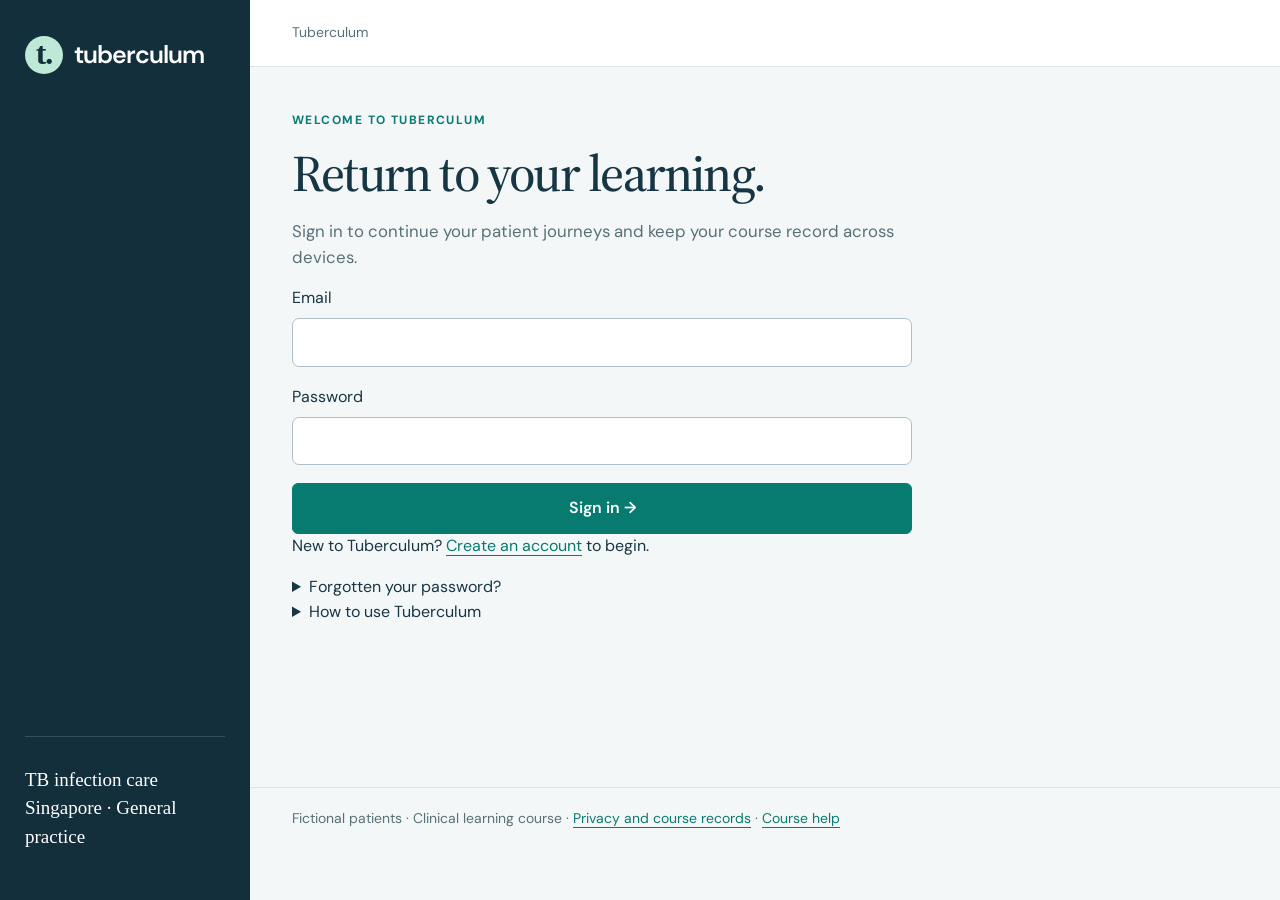
<file: accounts/web/index.html>
<!doctype html><html lang="en"><head><meta charset="utf-8"><meta name="viewport" content="width=device-width,initial-scale=1"><meta name="description" content="Tuberculum: TB infection care in general practice."><title>Tuberculum</title><link rel="stylesheet" href="style.css"><link rel="stylesheet" href="accounts.css"><script defer src="config.js"></script><script defer src="portal.js"></script></head><body><a class="skip" href="#main">Skip to content</a><aside class="rail"><a class="brand" href="#home"><span class="brandmark">t.</span>tuberculum</a><nav id="nav" aria-label="Course navigation"></nav><div class="rail-bottom"><p>TB infection care<br>Singapore · General practice</p></div></aside><div class="shell"><header><span>Tuberculum</span><span id="account-status"></span></header><main id="main" tabindex="-1"><h1>Welcome to Tuberculum</h1><p>Loading your learning space…</p></main><footer>Fictional patients · Clinical learning course · <a href="#privacy">Privacy and course records</a> · <a href="mailto:tuberculum.course@gmail.com">Course help</a></footer></div><dialog id="video"><button class="close" aria-label="Close video">×</button><div id="video-content"></div></dialog></body></html>
</file>
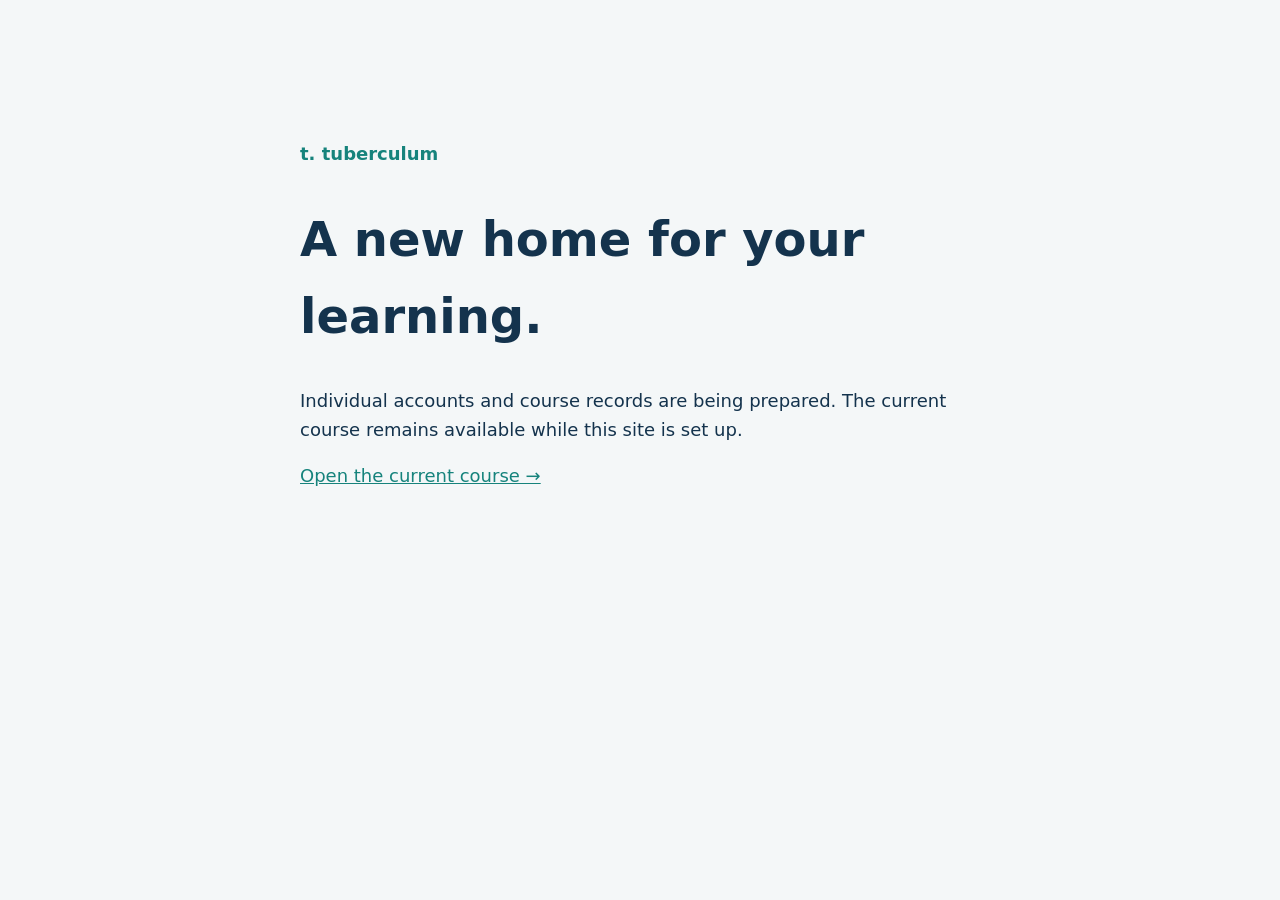
<file: migration/holding/index.html>
<!doctype html><html lang="en"><meta charset="utf-8"><meta name="viewport" content="width=device-width,initial-scale=1"><title>Tuberculum</title><style>body{margin:0;background:#f4f7f8;color:#14334d;font:18px/1.6 system-ui}main{max-width:680px;margin:12vh auto;padding:32px}h1{font-size:48px}a{color:#16837c}.brand{font-weight:700;color:#16837c}</style><main><div class="brand">t. tuberculum</div><h1>A new home for your learning.</h1><p>Individual accounts and course records are being prepared. The current course remains available while this site is set up.</p><a href="https://tayjy89.github.io/tuberculum/">Open the current course →</a></main></html>
</file>
<file: accounts/web/style.css>
@import url('https://fonts.googleapis.com/css2?family=DM+Sans:wght@400;500;600;700&family=Source+Serif+4:wght@400;500;600&display=swap');
:root{--navy:#132f3c;--ink:#173644;--muted:#587078;--teal:#087b70;--mint:#e5f3ed;--line:#dbe5e7;--paper:#f4f7f8;--white:#fff}*{box-sizing:border-box}body{margin:0;background:var(--paper);color:var(--ink);font-family:'DM Sans','Segoe UI',sans-serif;font-size:16px;line-height:1.55}button,input{font:inherit}button,a,input{touch-action:manipulation}button,a{ -webkit-tap-highlight-color:transparent}button{cursor:pointer}a{color:var(--teal);text-underline-offset:4px}button:focus-visible,a:focus-visible,input:focus-visible{outline:3px solid #d48b21;outline-offset:4px}h1,h2,h3,p{margin-top:0}h1,h2{font-family:'Source Serif 4',Georgia,serif;line-height:1.15;font-weight:500}h1{font-size:clamp(2rem,4vw,3.25rem);letter-spacing:-.035em;margin-bottom:15px}h2{font-size:2rem;margin-bottom:15px}h3{font-size:1.1rem;line-height:1.4}p{margin-bottom:16px}.rail{position:fixed;inset:0 auto 0 0;width:250px;background:var(--navy);color:white;padding:36px 25px;display:flex;flex-direction:column}.brand{color:white;font-size:25px;letter-spacing:-1px;text-decoration:none;font-weight:600;display:flex;align-items:center;gap:11px}.brandmark{background:#bde9d6;color:var(--navy);width:38px;height:38px;display:grid;place-items:center;border-radius:50%;font-family:Georgia,serif;font-size:32px;line-height:1;padding-bottom:5px}.rail-label,.small-label,.eyebrow{font-size:.75rem;letter-spacing:.12em;font-weight:700}.rail-label{color:#a4bac2;margin:55px 0 18px}.rail nav{display:grid;gap:8px}.rail nav a{color:#bcd0d6;text-decoration:none;padding:13px 12px;border-radius:6px;display:flex;gap:14px;font-size:1rem}.rail nav a.active{background:#294652;color:white;box-shadow:inset 3px 0 #9cd8bd}.rail nav a:hover{background:#23424e}.rail-bottom{margin-top:auto;border-top:1px solid #36505b;padding-top:24px}.rail-bottom .small-label{color:#acd9c7}.rail-bottom p{font-family:Georgia,serif;font-size:21px;line-height:1.5;margin:13px 0}.rail-bottom>span{font-size:.875rem;color:#b4c6cc}.shell{margin-left:250px}header{padding:22px 42px;border-bottom:1px solid var(--line);display:flex;justify-content:space-between;align-items:center;background:#fff;font-size:.875rem;color:var(--muted)}.prototype{font-size:.75rem;letter-spacing:.08em;border:1px solid var(--line);border-radius:4px;padding:5px 9px}main{max-width:1260px;margin:auto;padding:44px 42px 35px;min-height:80vh}footer{max-width:1260px;margin:auto;padding:20px 42px 28px;font-size:.875rem;color:var(--muted);border-top:1px solid var(--line)}footer span{font-size:.8rem}.eyebrow{color:var(--teal);margin-bottom:15px}.intro{max-width:660px;color:var(--muted);font-size:1.05rem}.title-row{display:flex;justify-content:space-between;gap:25px;align-items:flex-end;margin-bottom:30px}.session{border-left:1px solid var(--line);padding-left:25px;white-space:nowrap;color:var(--muted);font-size:.875rem}.session strong{display:block;font-size:1.75rem;color:var(--ink);font-weight:500}.feature{display:grid;grid-template-columns:1.1fr 1fr;background:white;border:1px solid var(--line);border-radius:12px;overflow:hidden}.feature-text{padding:30px}.feature h2{font-size:2.25rem}.tag{display:inline-block;background:var(--mint);color:#256453;border-radius:4px;padding:4px 9px;font-size:.75rem;font-weight:700;letter-spacing:.04em}.patient-mini{display:flex;gap:14px;align-items:center;margin:24px 0}.avatar{width:46px;height:46px;flex-shrink:0;border-radius:50%;display:grid;place-items:center;background:#dceeea;color:#256454;font-family:Georgia,serif;font-size:1.1rem}.patient-mini p{margin:0}.muted{color:var(--muted)}.small{font-size:.875rem}.btn{background:var(--teal);color:white;border:1px solid var(--teal);padding:12px 19px;border-radius:6px;display:inline-flex;gap:16px;align-items:center;justify-content:center;text-decoration:none;font-weight:600}.btn:hover{background:#09665f}.btn.secondary{background:white;color:var(--ink);border-color:#c9d9dc}.btn.secondary:hover{background:#eef4f4}.btn:disabled{opacity:.5;cursor:default}.feature-visual{background:#eaf3f0;padding:32px;display:flex;flex-direction:column;justify-content:center;position:relative}.test-sheet{background:white;box-shadow:0 12px 35px #254d4310;border:1px solid #d2e4dc;padding:25px;transform:rotate(-2deg);border-radius:7px}.sheet-top{font-size:.75rem;letter-spacing:.1em;border-bottom:1px solid var(--line);padding-bottom:13px;color:var(--muted)}.test-sheet strong{font-family:Georgia,serif;display:block;font-size:29px;margin:19px 0}.result-row{display:flex;justify-content:space-between;gap:20px;border-top:1px solid var(--line);padding:12px 0;font-size:.875rem}.test-sheet .question{border-left:3px solid var(--teal);padding:4px 0 4px 13px;margin-top:10px;font-size:1rem}.section-row{display:flex;align-items:center;justify-content:space-between;margin:34px 0 16px}.section-row h2{font-family:inherit;font-size:1.1rem;font-weight:600;margin:0}.cards{display:grid;grid-template-columns:1fr 1fr;gap:18px}.card{background:white;border:1px solid var(--line);border-radius:9px;padding:23px}.card h3{margin:14px 0 8px;font-size:1.2rem}.card p{color:var(--muted)}.card-top{display:flex;justify-content:space-between;align-items:center}.text-btn{border:0;background:none;padding:0;color:var(--teal);font-weight:600;text-decoration:none;display:inline-block}.text-btn:hover{text-decoration:underline}.foundation-strip{display:flex;gap:25px;align-items:center;justify-content:space-between;background:#e7edf1;border-radius:8px;padding:23px;margin-top:25px}.foundation-strip p{margin:5px 0 0;font-size:.875rem;color:var(--muted)}.back{display:inline-block;margin-bottom:23px;font-size:.875rem;text-decoration:none}.case-layout{display:grid;grid-template-columns:minmax(0,1fr) 280px;gap:25px}.case-panel{background:white;border:1px solid var(--line);border-radius:10px;padding:30px}.case-panel h1{font-size:2.2rem}.progressline{height:5px;background:#e2e9ea;border-radius:4px;margin:17px 0 25px;overflow:hidden}.progressline span{height:100%;display:block;background:var(--teal);transition:width .3s}.step-label{display:flex;justify-content:space-between;font-size:.8rem;color:var(--muted);gap:20px}.vignette{background:#f1f6f5;padding:20px;border-radius:6px;margin:20px 0 25px}.vignette p:last-child{margin-bottom:0}.question-title{font-size:1.25rem;margin-bottom:16px;font-weight:600}.options{display:grid;gap:10px}.option{display:flex;gap:13px;border:1px solid #ccdadd;padding:15px;border-radius:6px;cursor:pointer;align-items:flex-start}.option:hover{background:#f5f9f8;border-color:#79b5a9}.option:has(input:checked){border-color:var(--teal);background:#eef7f3}.option input{margin-top:5px;accent-color:var(--teal);flex-shrink:0;width:17px;height:17px}.option.correct{border-color:#238060;background:#eaf6ef}.option.incorrect{border-color:#bd8d50;background:#fff6e9}.option:has(input:disabled){cursor:default}.actions{display:flex;gap:12px;margin-top:22px;flex-wrap:wrap}.feedback{margin-top:24px;padding:22px;border-radius:7px;background:#eaf6ef;border-left:4px solid #398366}.feedback.review{background:#fff5e7;border-color:#b77a27}.feedback h3{margin-bottom:9px}.feedback p{margin-bottom:10px}.feedback p:last-child{margin-bottom:0}.feedback a{font-size:.875rem}.side-card{border-top:3px solid var(--teal);background:white;border-radius:5px;padding:21px;margin-bottom:18px}.side-card h3{font-size:.95rem;margin:0 0 12px}.side-card p{font-size:.875rem;color:var(--muted)}.fact{border-bottom:1px solid var(--line);padding:12px 0;font-size:.875rem}.fact:first-of-type{padding-top:0}.fact:last-of-type{border:0}.fact span{display:block;color:var(--muted);font-size:.8rem}.video-btn{background:#e6efed;border:0;padding:15px;border-radius:5px;text-align:left;width:100%;color:var(--ink)}.video-btn span{display:block;color:var(--muted);font-size:.8rem;margin-top:7px}.video-btn:hover{background:#d9e9e3}.pill{font-size:.75rem;color:var(--muted);border:1px solid var(--line);padding:4px 9px;border-radius:20px}.reading{max-width:880px}.reading .card{margin-bottom:20px;padding:28px}.reading h2{font-size:1.8rem}.principles{display:grid;grid-template-columns:repeat(3,1fr);gap:16px;margin:25px 0}.principle{border-top:3px solid var(--teal);padding:23px;background:white;border-radius:5px}.principle h3{margin-bottom:10px}.principle p{font-size:.95rem;color:var(--muted)}.diagram{display:flex;gap:10px;align-items:stretch;margin:20px 0}.diagram>div{flex:1;background:#edf5f2;padding:18px;border-radius:6px}.diagram strong{display:block;margin-bottom:8px}.diagram span{font-size:.875rem;color:var(--muted)}.table-wrap{overflow-x:auto}table{border-collapse:collapse;width:100%;font-size:.95rem}th,td{text-align:left;vertical-align:top;padding:15px;border-bottom:1px solid var(--line)}th{background:#edf3f4;font-weight:600}.notice{border-left:3px solid #b77a27;background:#fff5e7;padding:17px 21px;margin:20px 0;font-size:.95rem}.complete{padding:34px;background:white;border:1px solid var(--line);border-radius:10px;max-width:850px}.complete h1{font-size:2.6rem}.score{font-family:Georgia,serif;font-size:3rem;color:var(--teal);margin:20px 0}.objective-list{padding-left:21px}.objective-list li{margin-bottom:10px}.outcome-row{padding:12px 0;border-bottom:1px solid var(--line);display:flex;justify-content:space-between;gap:15px}.outcome-row span{font-size:.875rem;color:var(--muted)}dialog{border:0;border-radius:12px;max-width:620px;width:calc(100% - 35px);padding:35px;color:var(--ink);box-shadow:0 20px 80px #0004}dialog::backdrop{background:#102b3bb0}.close{float:right;background:none;border:0;font-size:27px;color:var(--muted);padding:0 5px}.video-placeholder{background:var(--navy);color:#d4e9e1;text-align:center;padding:36px 20px;margin:20px 0;border-radius:8px}.video-placeholder strong{display:block;font-size:2rem;margin-bottom:7px}.skip{position:fixed;top:-80px;z-index:10;background:white;padding:12px}.skip:focus{top:0}.check-form{display:grid;grid-template-columns:1fr 1fr;gap:14px}.check-form label{display:grid;gap:8px;font-size:.875rem}.check-form input{padding:12px;border:1px solid #bacdd1;border-radius:5px;width:100%}.check-form input:disabled{background:#f1f5f5;color:var(--ink)}@media(min-width:1400px){main{padding-top:52px}}@media(max-width:1100px){.rail{width:215px;padding:28px 17px}.shell{margin-left:215px}main{padding:32px 25px}.case-layout{grid-template-columns:minmax(0,1fr) 235px;gap:18px}.case-panel{padding:23px}.feature-text,.feature-visual{padding:24px}header{padding:20px 25px}.principles{grid-template-columns:1fr}.session{display:none}}@media(max-width:800px){.rail{position:static;width:auto;padding:18px 20px}.brand{font-size:23px}.rail-label,.rail-bottom{display:none}.rail nav{display:flex;overflow-x:auto;margin-top:19px;gap:5px}.rail nav a{white-space:nowrap;font-size:.875rem;padding:10px;gap:7px}.shell{margin:0}.case-layout{grid-template-columns:1fr}.case-aside{display:grid;grid-template-columns:1fr 1fr;gap:14px}.feature{grid-template-columns:1fr 1fr}.feature-visual{padding:20px}.test-sheet{padding:18px}.title-row{margin-bottom:22px}.brandmark{width:32px;height:32px;font-size:28px}}@media(max-width:580px){main{padding:26px 18px}header{padding:15px 18px}.prototype{font-size:.65rem}.feature{grid-template-columns:1fr}.feature-visual{display:none}.cards,.case-aside,.check-form{grid-template-columns:1fr}.foundation-strip{align-items:flex-start;flex-direction:column;gap:15px}.diagram{flex-direction:column}.case-panel{padding:22px 18px}.section-row{gap:10px}.section-row>span{font-size:.8rem}.feature h2{font-size:2rem}.card{padding:20px}footer{padding:20px 18px}.complete{padding:25px 20px}.reading .card{padding:22px}.rail nav a{font-size:.8rem}.rail nav{margin-top:12px}.btn{width:100%}}@media(prefers-reduced-motion:reduce){*{scroll-behavior:auto!important;transition:none!important}}
/* Full-course extension */
.next-learning{display:flex;justify-content:space-between;align-items:center;gap:28px;background:#e4f0eb;border:1px solid #c7dfd4;border-radius:10px;padding:28px;margin:22px 0}.next-learning h2{font-size:1.8rem;margin:10px 0}.next-learning p{max-width:650px;margin:0;color:var(--muted)}.next-learning .btn{flex-shrink:0}.course-cases{display:grid;grid-template-columns:repeat(3,minmax(0,1fr));gap:18px}.patient-card{display:flex;flex-direction:column}.patient-card .patient-mini{margin:20px 0 5px}.patient-card h3{font-size:1.15rem}.patient-card>p{font-size:.95rem}.card-bottom{display:flex;justify-content:space-between;gap:10px;margin-top:auto;padding-top:16px;border-top:1px solid var(--line);align-items:center}.card-bottom .text-btn{font-size:.875rem}.path-summary{display:flex;justify-content:space-between;gap:20px;background:#e7eef1;padding:18px 22px;border-radius:7px;margin:25px 0;color:var(--ink);font-size:.95rem}.path-phase{margin:36px 0}.phase-label{display:flex;gap:18px;align-items:center;margin-bottom:15px}.phase-label>span{font-family:Georgia,serif;font-size:2rem;color:var(--teal);border-right:1px solid var(--line);padding-right:18px}.phase-label h2{font-size:1.8rem;margin:0 0 5px}.phase-label p{font-size:.95rem;color:var(--muted);margin:0}.lesson-row{background:white;padding:24px;border:1px solid var(--line);border-radius:7px;margin:12px 0;display:flex;justify-content:space-between;align-items:center;gap:25px}.lesson-row h3{font-size:1.2rem;margin:7px 0}.lesson-row h3 a{color:var(--ink);text-decoration:none}.lesson-row h3 a:hover{text-decoration:underline}.lesson-row p{color:var(--muted);font-size:.95rem;margin-bottom:8px}.lesson-row .btn{flex-shrink:0}.lesson-layout{display:grid;grid-template-columns:minmax(0,1fr) 240px;gap:30px}.lesson-content{min-width:0}.objective-box{border-left:3px solid var(--teal);padding:18px 22px;background:#e6f0ed;margin:25px 0 30px}.teaching-section{display:flex;gap:18px;margin:28px 0}.section-number{font-family:Georgia,serif;font-size:1.4rem;color:#458475;padding-top:4px}.teaching-section h2{font-size:1.55rem;line-height:1.3;margin-bottom:12px}.teaching-section p{font-size:1.025rem;line-height:1.8}.lesson-video{margin:25px 0}.teaching-table{background:white;margin:28px 0;border:1px solid var(--line);border-radius:7px}.deep-reading{padding:21px;background:#e8eef2;margin:25px 0;border-radius:7px}.deep-reading summary{font-weight:600;cursor:pointer}.deep-reading p{margin:15px 0 0}.checkpoint{background:white;padding:27px;border-radius:9px;border:1px solid var(--line);margin:30px 0}.checkpoint h2{font-size:1.7rem}.assessment-layout{display:grid;grid-template-columns:minmax(0,1fr) 260px;gap:25px}.domain-grid{display:grid;grid-template-columns:repeat(3,minmax(0,1fr));gap:15px;margin:25px 0}.domain-card{background:#f1f6f5;padding:20px;border:1px solid var(--line);border-radius:7px}.domain-card>strong{display:block;font-size:.95rem;min-height:44px}.domain-card>span{display:block;color:var(--teal);font-size:1.4rem;margin:10px 0}.domain-card a{font-size:.875rem}.review-decision{padding:20px 0;border-top:1px solid var(--line)}.review-decision summary{font-weight:600;cursor:pointer}.review-decision summary>span{display:block;font-size:.8rem;font-weight:400;margin-top:5px;color:var(--muted)}.review-decision p:first-of-type{margin-top:18px}.record-stats{display:grid;grid-template-columns:repeat(3,1fr);gap:20px;margin:25px 0}.record-stats>div{background:white;border:1px solid var(--line);border-radius:7px;padding:24px}.record-stats strong{font-family:Georgia,serif;font-size:2.6rem;display:block;color:var(--teal)}.record-stats span{font-size:.875rem;color:var(--muted)}.rail nav{gap:4px}.rail nav a{padding-top:11px;padding-bottom:11px}.rail-label{margin-top:35px}.rail-bottom{padding-top:16px}.rail-bottom p{font-size:19px}.outcome-row a{font-size:.95rem}.lesson-content .intro{font-size:1.1rem}@media(max-width:1200px){.course-cases{grid-template-columns:repeat(2,minmax(0,1fr))}.lesson-layout{grid-template-columns:minmax(0,1fr) 210px;gap:20px}.domain-grid{grid-template-columns:repeat(2,minmax(0,1fr))}}@media(max-width:950px){.lesson-layout,.assessment-layout{grid-template-columns:1fr}.lesson-layout>aside{display:grid;grid-template-columns:1fr 1fr;gap:15px}.next-learning{align-items:flex-start;flex-direction:column}.path-summary{flex-direction:column;gap:5px}}@media(max-width:580px){.course-cases,.domain-grid,.record-stats,.lesson-layout>aside{grid-template-columns:1fr}.lesson-row{align-items:flex-start;flex-direction:column;gap:15px}.next-learning{padding:22px}.checkpoint{padding:23px 18px}.teaching-section{gap:12px}.section-number{font-size:1.1rem}.teaching-section h2{font-size:1.4rem}.record-stats{gap:10px}.record-stats>div{padding:15px 20px}.record-stats strong{font-size:2rem}.rail nav{padding-bottom:4px}.rail nav a{flex-shrink:0}}
.clinical-graphic{margin:28px 0;padding:24px;border:1px solid #cbdcde;border-top:4px solid #16837c;border-radius:12px;background:#f4f9f9}.clinical-graphic h2{margin-top:8px}.graphic-pair,.graphic-grid{display:grid;gap:14px;margin:18px 0}.graphic-pair{grid-template-columns:repeat(2,minmax(0,1fr))}.graphic-grid{grid-template-columns:repeat(3,minmax(0,1fr))}.graphic-tile{padding:18px;border:1px solid #d6e0e5;border-radius:8px;background:white}.graphic-tile h3{margin:0 0 10px;color:#14334d}.graphic-tile p,.graphic-gate p{margin:0;line-height:1.65}.graphic-separate{border-top:2px dashed #8197aa;margin-top:24px;padding-top:12px}.graphic-bridge,.graphic-gate{padding:16px;background:#e5f1ef;border-radius:6px;line-height:1.65}.cxr-sheet{display:block;width:100%;height:auto;border-radius:6px}.clinical-graphic figure{margin:18px 0}.clinical-graphic figcaption{font-size:.85rem;line-height:1.6;margin-top:12px;color:#455568}.clinical-graphic details{background:white;padding:16px;margin:10px 0;border:1px solid #d6e0e5;border-radius:6px}.clinical-graphic summary{cursor:pointer;font-weight:600}.clinical-graphic a:focus-visible,.clinical-graphic summary:focus-visible{outline:3px solid #157f78;outline-offset:4px}@media(max-width:760px){.graphic-pair,.graphic-grid{grid-template-columns:1fr}.clinical-graphic{padding:16px}}

/* Assessment context, matched evaluation and printable sample certificate. */
.scenario-context{background:#edf5f5;border-left:4px solid var(--teal,#16837c);padding:18px 22px;margin:20px 0;border-radius:6px}.scenario-context h2{font-size:1.15rem;margin:0 0 12px}.scenario-context p:last-child{margin-bottom:0}.evaluation-item{margin:24px 0;min-width:0}.evaluation-item legend{font-weight:700;padding:0 8px}.evaluation-select{display:flex;flex-direction:column;gap:8px;margin:20px 0;font-weight:600}.evaluation-select select,.evaluation-select textarea,.evaluation-select input{font:inherit;font-weight:400;border:1px solid #8b9ba7;border-radius:6px;padding:12px;background:#fff;color:#14334d;width:100%;max-width:680px}.certificate{border:3px solid #14334d;padding:50px 30px;text-align:center;background:white;margin-top:30px}.certificate h2{font-size:2.4rem}.certificate h3{font-size:1.6rem}.certificate-sample{letter-spacing:.13em;color:#715114;font-weight:700}.certificate .small{overflow-wrap:anywhere}
@media print{body:has(.certificate) .rail,body:has(.certificate) header,body:has(.certificate) footer,body:has(.certificate) .no-print,body:has(.certificate) .skip{display:none!important}body:has(.certificate) .shell{margin:0!important;width:100%!important}body:has(.certificate) main{padding:0!important;max-width:none!important}.certificate{break-inside:avoid;margin:0;padding:30px}body:has(.certificate){background:white}}


.confidence-rating{border:0;border-top:1px solid var(--line);padding:22px 0;margin:0}.confidence-rating legend{font-weight:600;padding:0 0 8px}.confidence-range{display:block;width:100%;min-height:44px;accent-color:var(--teal);cursor:pointer}.confidence-anchors,.confidence-actions{display:flex;justify-content:space-between;gap:16px;flex-wrap:wrap}.confidence-anchors{font-size:.875rem;color:var(--muted)}.confidence-rating output{display:block;margin:12px 0;font-weight:600}.confidence-actions button{min-height:44px}
</file>
<file: accounts/web/accounts.css>
input,select,textarea{font:inherit;max-width:100%;padding:11px;border:1px solid #aec0cb;border-radius:7px}input:not([type=radio]):not([type=checkbox]):not([type=range]),textarea{width:100%;box-sizing:border-box}.fields{display:grid;gap:18px;max-width:620px}.fields label{display:grid;gap:7px}.options label{display:flex;gap:12px;align-items:start}.notice{margin:18px 0}.error{color:#963523}.admin-table{width:100%;border-collapse:collapse}.admin-table td,.admin-table th{padding:12px;text-align:left;border-bottom:1px solid #d7e0e4}.admin-table td{vertical-align:top}.admin-table button{margin:4px}.save-state{font-size:.8rem;color:#16837c}.link-output{word-break:break-all}.certificate{margin:auto;max-width:850px;padding:55px;border:4px solid #16837c;text-align:center;background:white}.certificate h1{font-size:2.7rem}.certificate h2{font-size:2rem}.confidence-rating{margin:20px 0;border:0;padding:0}.confidence-range{width:100%}.confidence-anchors{display:flex;justify-content:space-between}button:disabled{opacity:.55;cursor:wait}.teaching-section{display:block}.question-count{font-size:.9rem;color:#607787}.privacy{max-width:750px}.admin-only{overflow:auto}@media print{.rail,header,footer,.skip,.no-print,dialog{display:none!important}.shell{margin:0!important}main{padding:0!important}.certificate{border-width:3px}}@media(max-width:700px){.certificate{padding:24px}.fields{max-width:100%}}

.answer-review{margin:1rem 0;padding:1rem;background:#fff;border:2px solid #16837c;border-radius:10px;color:#14334d}.answer-review h3{margin-top:0}.answer-review li{margin:.6rem 0}.answer-status{display:block;font-size:.9rem;font-weight:600}.answer-review h4{margin-bottom:.4rem}
</file>
